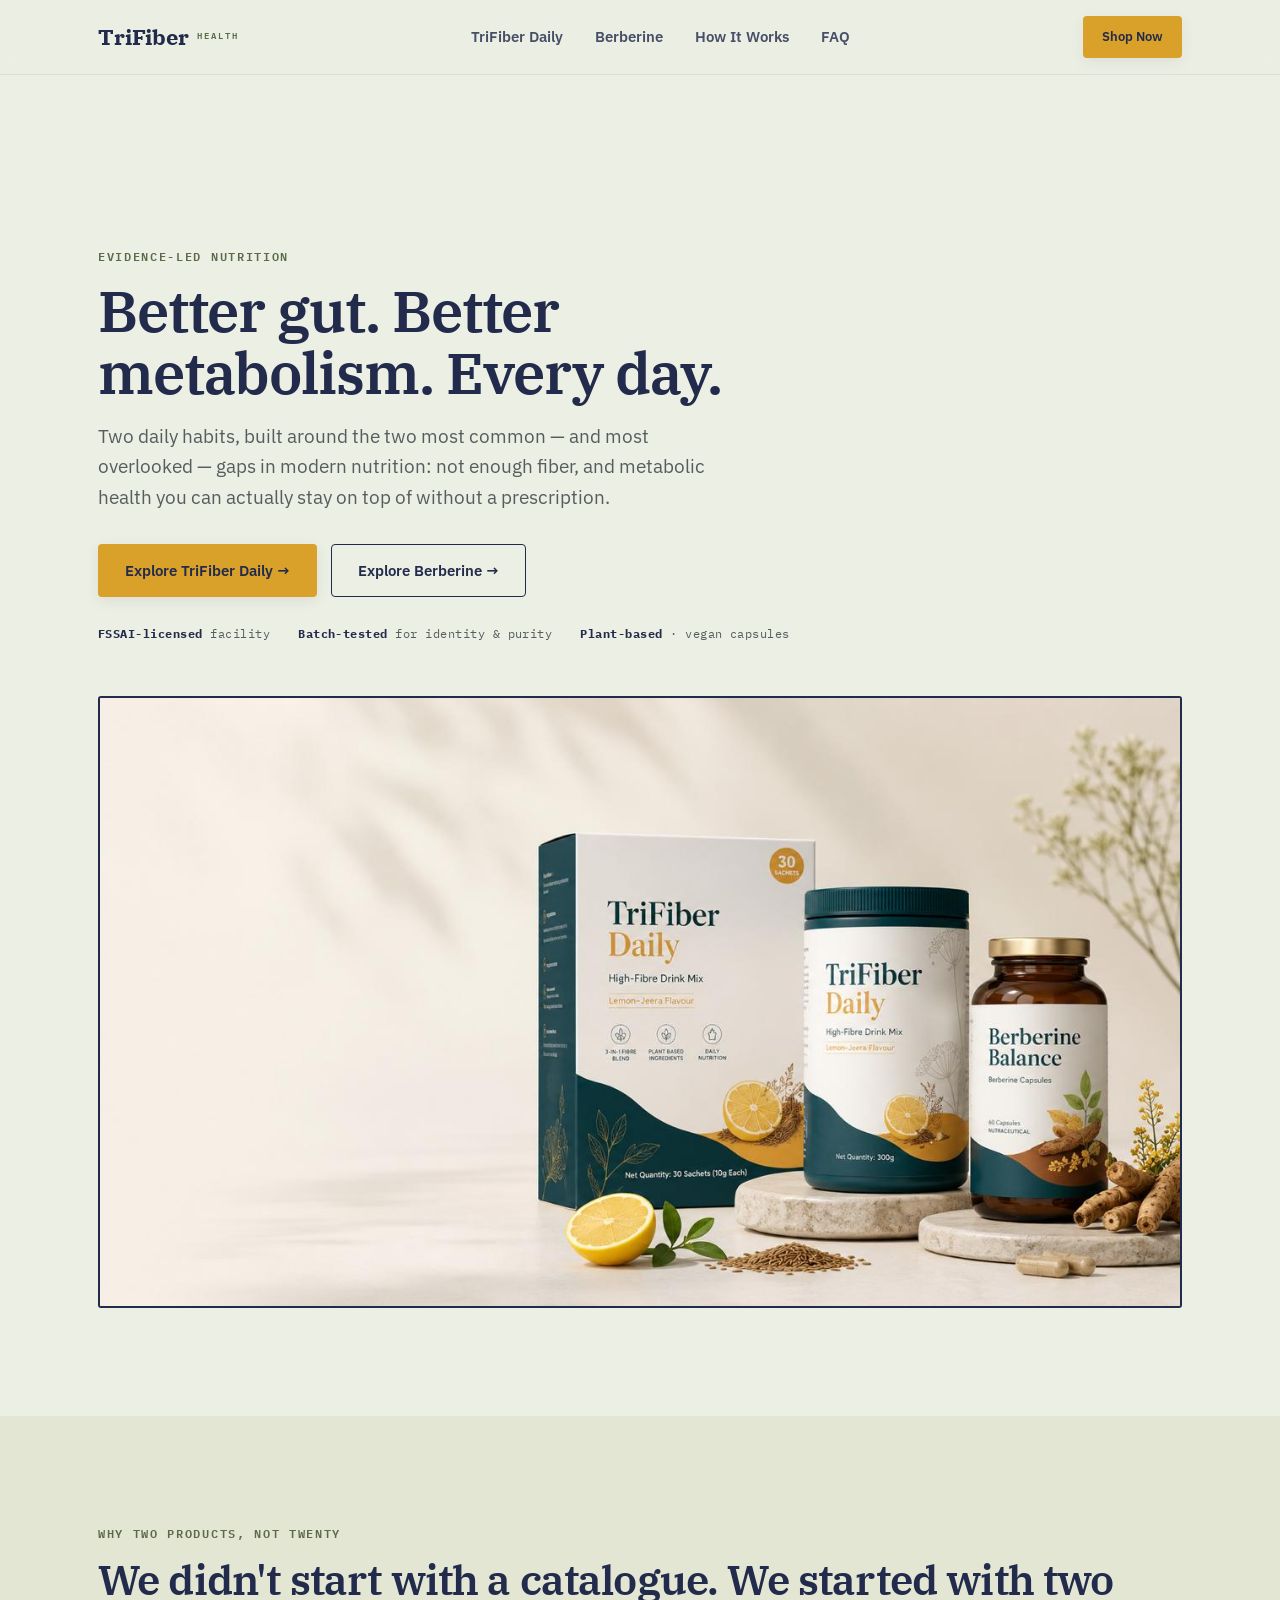
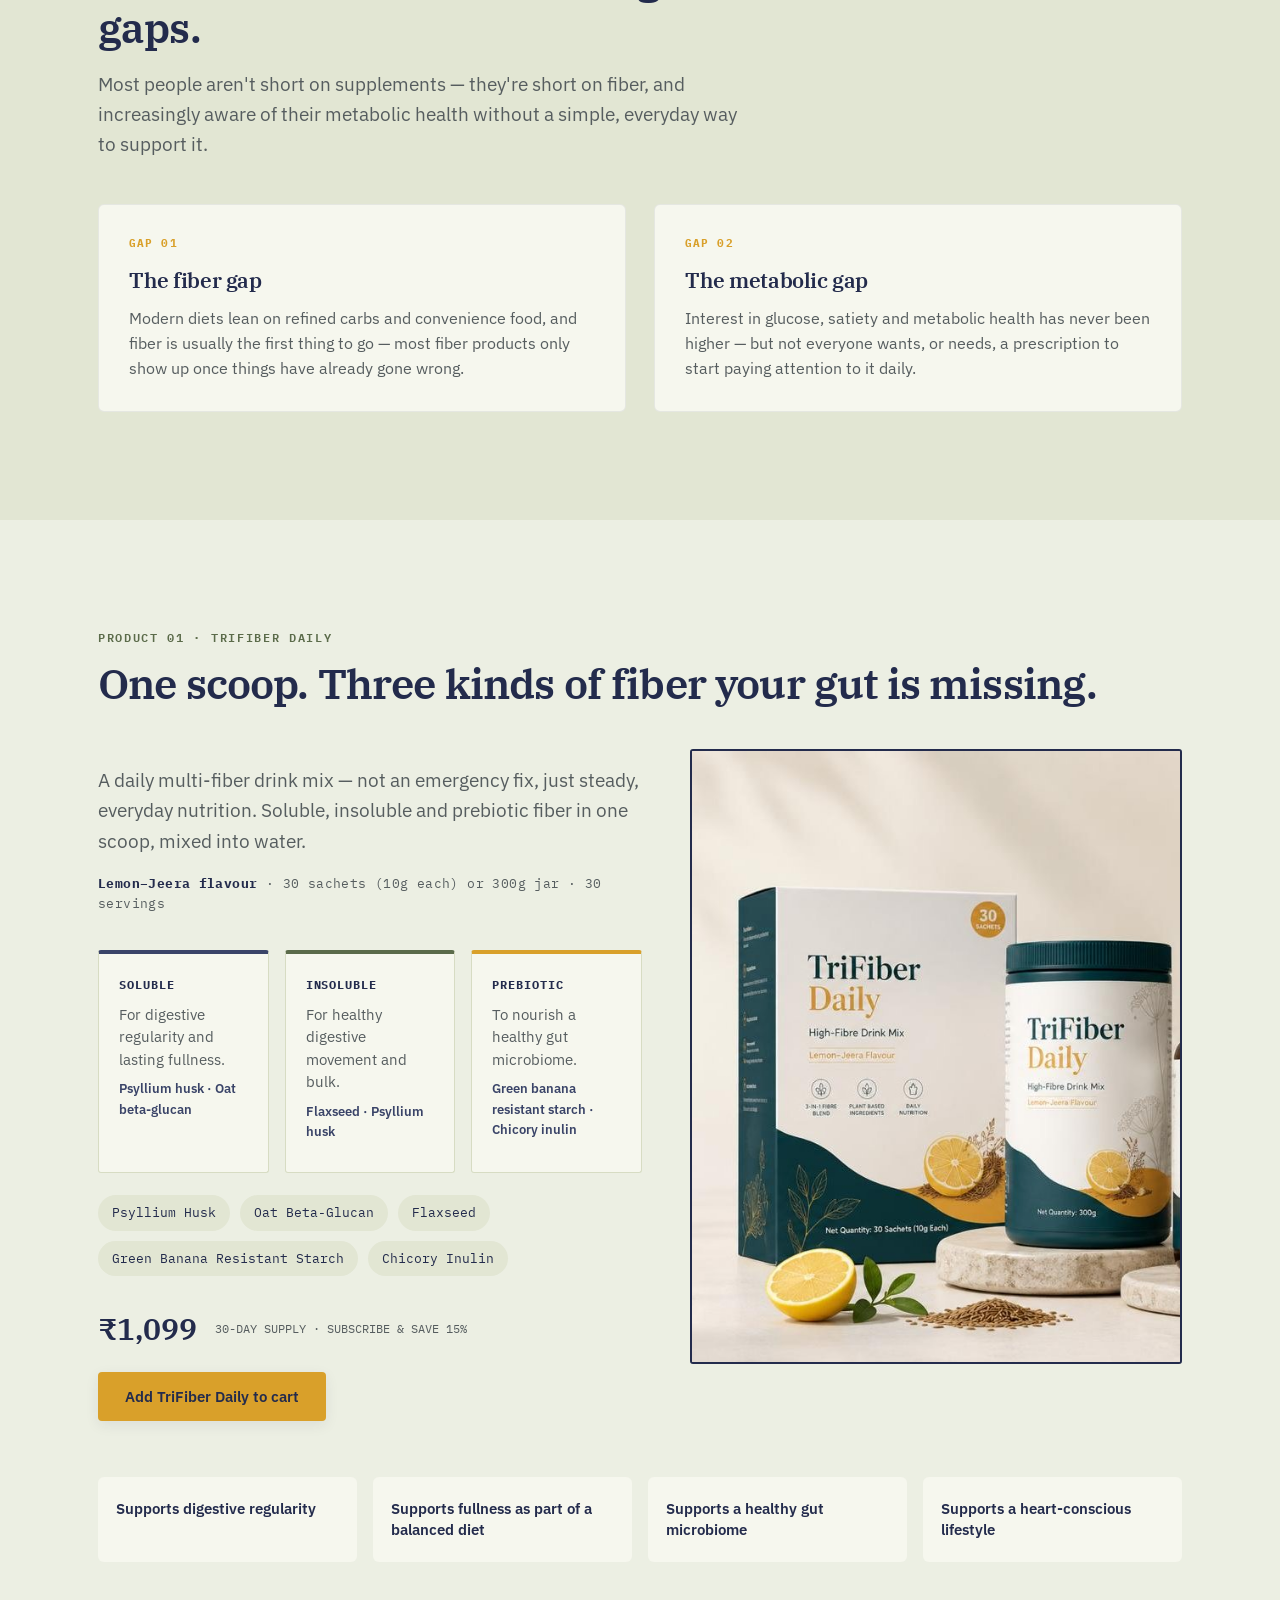
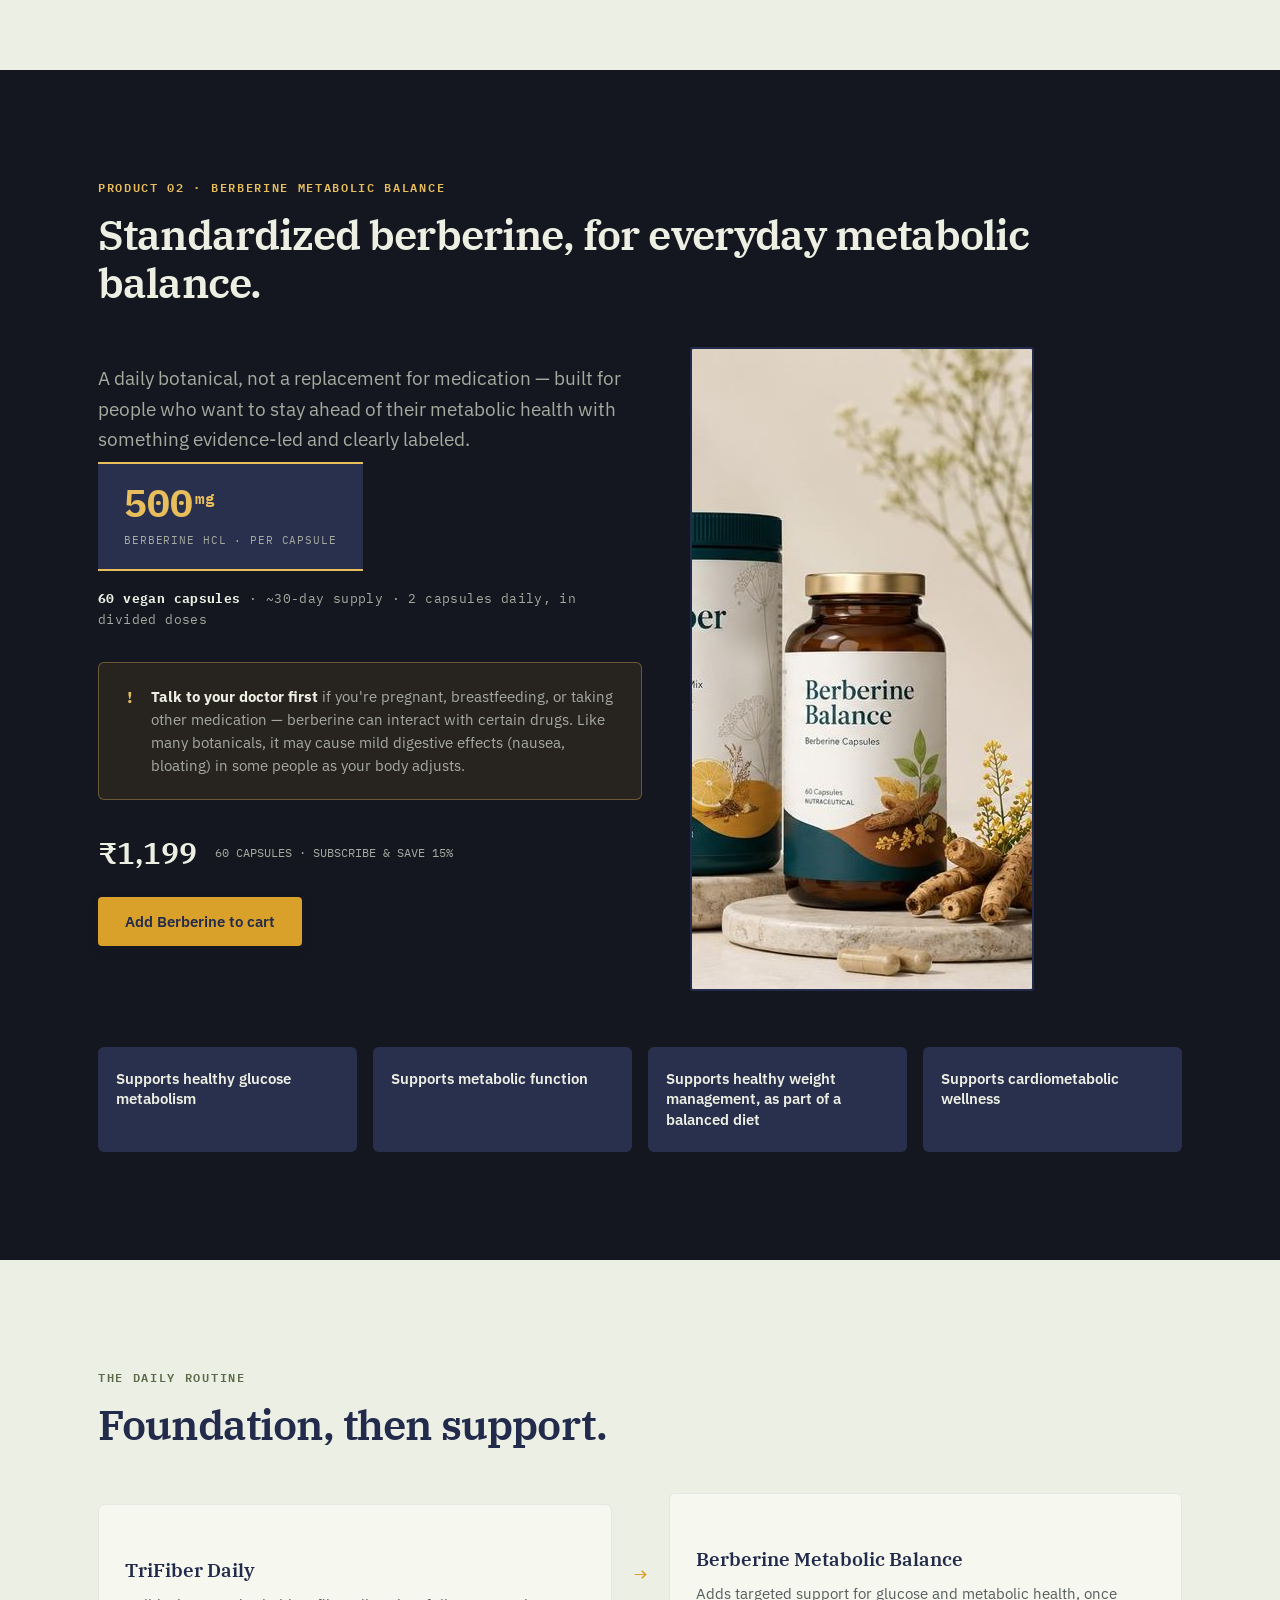
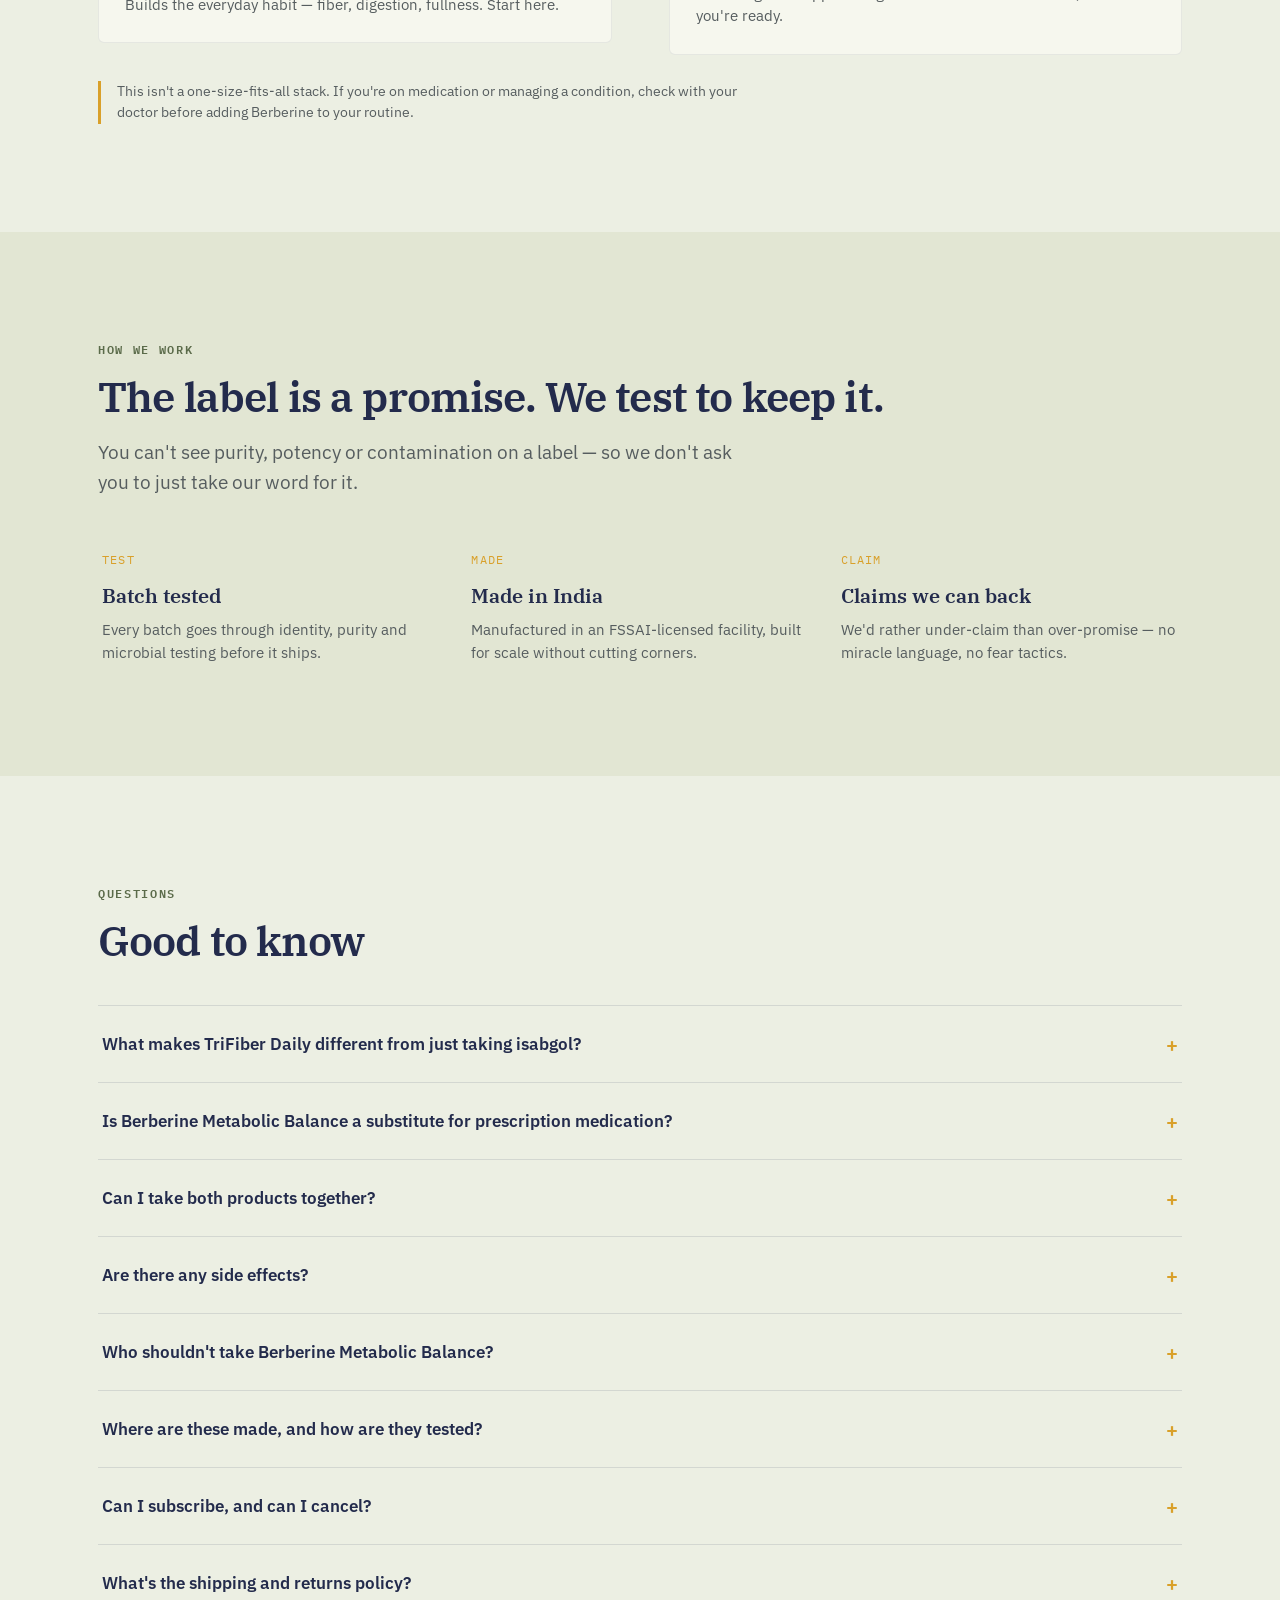
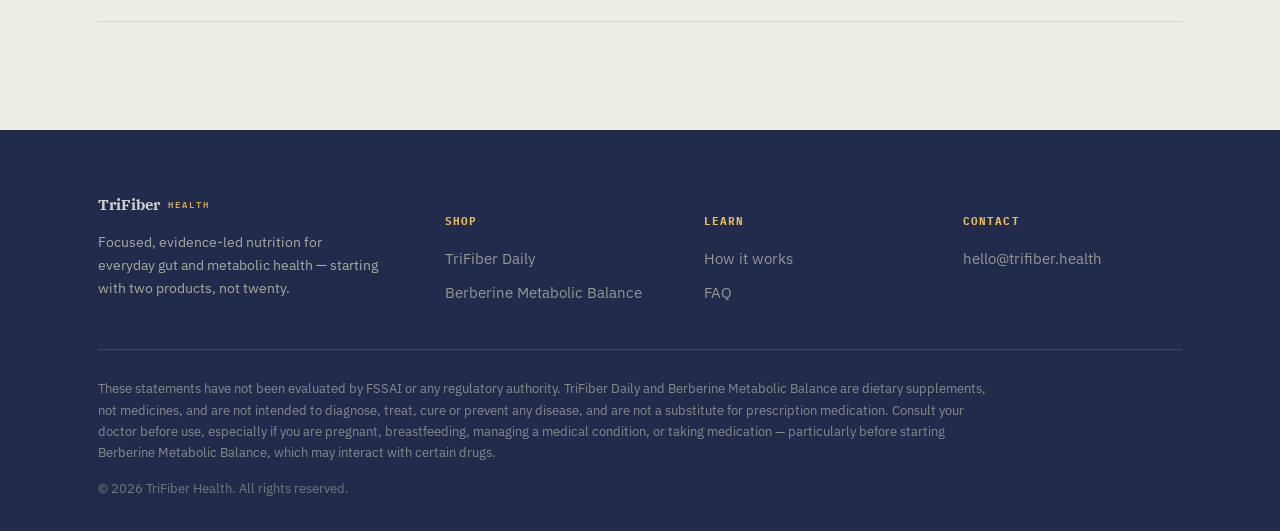
<file: trifiber-health (V_1).html>
<!DOCTYPE html>
<html lang="en">
<head>
<meta charset="UTF-8">
<meta name="viewport" content="width=device-width, initial-scale=1.0">
<title>TriFiber Health — Better Gut. Better Metabolism. Every Day.</title>
<meta name="description" content="TriFiber Daily: a 3-in-1 fiber drink mix. Berberine Metabolic Balance: standardized botanical support. Evidence-led everyday nutrition for gut and metabolic health.">
<meta name="theme-color" content="#232B4C">
<link rel="preconnect" href="https://fonts.googleapis.com">
<link rel="preconnect" href="https://fonts.gstatic.com" crossorigin>
<link href="https://fonts.googleapis.com/css2?family=IBM+Plex+Serif:wght@400;500;600;700&family=IBM+Plex+Sans:wght@400;500;600;700&family=IBM+Plex+Mono:wght@400;500;600;700&display=swap" rel="stylesheet">
<style>
  :root{
    --off-white:#ECEFE3;
    --stone:#E2E6D3;
    --stone-deep:#D7DCC3;
    --teal-deep:#232B4C;
    --teal-mid:#3A4468;
    --teal-line:#4A5580;
    --green:#5B6B4A;
    --green-soft:#7C8A68;
    --gold:#D9A02A;
    --gold-soft:#E8BE5C;
    --slate-dark:#14171F;
    --slate-panel:#28304E;
    --ink:#14161A;
    --ink-muted:#565D5F;
    --parchment:#EDEFE3;
    --parchment-muted:#A6ABA0;
    --white:#FFFFFF;
    --card:#F6F7EE;
    --radius-lg:10px;
    --radius-md:6px;
    --radius-sm:3px;
    --shadow-soft:0 14px 40px rgba(35,43,76,0.10);
    --shadow-tight:0 4px 14px rgba(35,43,76,0.08);
    --font-serif:'IBM Plex Serif',Georgia,'Iowan Old Style','Times New Roman',serif;
    --font-sans:'IBM Plex Sans',-apple-system,BlinkMacSystemFont,'Segoe UI',Roboto,Helvetica,Arial,sans-serif;
    --font-mono:'IBM Plex Mono',ui-monospace,'SF Mono','Cascadia Code','Roboto Mono',Consolas,monospace;
    --maxw:1180px;
  }
  *,*::before,*::after{box-sizing:border-box;}
  html{scroll-behavior:smooth;scroll-padding-top:84px;}
  body{
    margin:0;background:var(--off-white);color:var(--ink);
    font-family:var(--font-sans);line-height:1.55;font-size:16px;
    -webkit-font-smoothing:antialiased;
  }
  img{max-width:100%;display:block;}
  a{color:inherit;text-decoration:none;}
  h1,h2,h3{font-family:var(--font-serif);font-weight:600;margin:0;color:var(--teal-deep);letter-spacing:-0.02em;}
  p{margin:0;}
  .skip-link{position:absolute;left:-999px;top:0;background:var(--gold);color:var(--teal-deep);padding:10px 16px;z-index:200;border-radius:0 0 8px 0;}
  .skip-link:focus{left:0;}
  :focus-visible{outline:2.5px solid var(--gold);outline-offset:3px;}

  .container{max-width:var(--maxw);margin:0 auto;padding-inline:clamp(20px,5vw,48px);}
  .section{padding-block:clamp(56px,9vw,108px);}
  .section--stone{background:var(--stone);}
  .section--dark{background:var(--slate-dark);color:var(--parchment);}
  .section--dark h2, .section--dark h3{color:var(--parchment);}
  .section--teal{background:var(--teal-deep);color:var(--parchment);}
  .section--teal h2, .section--teal h3{color:var(--parchment);}

  .eyebrow{
    font-family:var(--font-mono);font-size:12px;letter-spacing:0.14em;text-transform:uppercase;
    color:var(--green);font-weight:600;margin:0 0 14px;
  }
  .section--dark .eyebrow, .section--teal .eyebrow{color:var(--gold-soft);}
  .eyebrow--gold{color:var(--gold);}

  h2{font-size:clamp(28px,3.6vw,42px);line-height:1.15;}
  .lede{font-size:clamp(16px,1.7vw,19px);color:var(--ink-muted);max-width:640px;margin-top:16px;line-height:1.6;}
  .section--dark .lede, .section--teal .lede{color:var(--parchment-muted);}

  .btn{
    display:inline-flex;align-items:center;gap:8px;font-family:var(--font-sans);font-weight:600;font-size:15px;
    padding:14px 26px;border-radius:4px;border:1.5px solid transparent;cursor:pointer;transition:transform .18s ease,box-shadow .18s ease,background .18s ease;
  }
  .btn:hover{transform:translateY(-2px);}
  .btn--primary{background:var(--gold);color:var(--teal-deep);box-shadow:var(--shadow-tight);}
  .btn--primary:hover{box-shadow:0 10px 26px rgba(217,160,42,0.35);}
  .btn--ghost{background:transparent;border-color:var(--teal-deep);color:var(--teal-deep);}
  .section--dark .btn--ghost, .section--teal .btn--ghost{border-color:var(--parchment-muted);color:var(--parchment);}
  .btn--ghost:hover{background:rgba(35,43,76,0.06);}
  .section--dark .btn--ghost:hover, .section--teal .btn--ghost:hover{background:rgba(237,239,227,0.08);}
  .btn--sm{padding:10px 18px;font-size:13px;}
  .btn[disabled]{opacity:.7;cursor:default;transform:none;}

  /* NAV */
  .nav{position:sticky;top:0;z-index:100;background:rgba(236,239,227,0.9);backdrop-filter:blur(10px);
    border-bottom:1px solid rgba(35,43,76,0.08);transition:box-shadow .25s ease;}
  .nav.is-scrolled{box-shadow:0 6px 24px rgba(35,43,76,0.08);}
  .nav__inner{display:flex;align-items:center;justify-content:space-between;padding-block:16px;}
  .wordmark{display:flex;align-items:center;gap:8px;font-family:var(--font-serif);font-size:22px;color:var(--teal-deep);font-weight:700;}
  .wordmark span{font-family:var(--font-mono);font-size:9px;letter-spacing:0.22em;color:var(--green);display:block;margin-top:-2px;font-weight:600;}
  .nav__links{display:flex;gap:32px;font-size:14.5px;font-weight:600;}
  .nav__links a{color:var(--teal-deep);opacity:0.82;transition:opacity .15s;}
  .nav__links a:hover{opacity:1;}
  .nav__right{display:flex;align-items:center;gap:14px;}
  .nav__toggle{display:none;flex-direction:column;gap:5px;background:none;border:none;cursor:pointer;padding:6px;}
  .nav__toggle span{width:22px;height:2px;background:var(--teal-deep);border-radius:2px;transition:transform .2s,opacity .2s;}
  .mobile-menu{display:none;flex-direction:column;gap:2px;padding:8px 0 18px;border-top:1px solid rgba(35,43,76,0.08);}
  .mobile-menu a{padding:12px 4px;font-weight:600;color:var(--teal-deep);border-bottom:1px solid rgba(35,43,76,0.06);}
  .mobile-menu.is-open{display:flex;}
  @media (max-width:840px){
    .nav__links{display:none;}
    .nav__right .btn--primary{display:none;}
    .nav__toggle{display:flex;}
  }

  /* HERO */
  .hero__grid{padding-top:clamp(40px,6vw,64px);}
  .hero__text{max-width:780px;}
  .hero__text h1{font-size:clamp(34px,5.4vw,58px);line-height:1.08;margin-top:14px;}
  .hero__ctas{display:flex;gap:14px;flex-wrap:wrap;margin-top:32px;}
  .hero__image-wrap{margin-top:52px;border-radius:var(--radius-sm);overflow:hidden;border:2px solid var(--teal-deep);}
  .hero__image-wrap img{width:100%;height:auto;}
  .trust-row{display:flex;flex-wrap:wrap;gap:10px 28px;margin-top:28px;font-family:var(--font-mono);font-size:12px;letter-spacing:0.04em;color:var(--ink-muted);}
  .trust-row b{color:var(--teal-deep);}

  /* GAPS */
  .gaps__grid{display:grid;grid-template-columns:1fr 1fr;gap:28px;margin-top:44px;}
  .gap-card{background:var(--card);border:1px solid rgba(35,43,76,0.08);border-radius:var(--radius-md);padding:30px;}
  .gap-card h3{font-size:21px;margin-bottom:10px;}
  .gap-card p{color:var(--ink-muted);}
  .gap-card .tag{font-family:var(--font-mono);font-size:11px;letter-spacing:0.1em;color:var(--gold);text-transform:uppercase;font-weight:700;display:block;margin-bottom:12px;}
  @media (max-width:720px){.gaps__grid{grid-template-columns:1fr;}}

  /* PRODUCT SECTIONS SHARED */
  .product-head{display:flex;justify-content:space-between;align-items:flex-end;gap:24px;flex-wrap:wrap;}
  .spec-line{font-family:var(--font-mono);font-size:13px;letter-spacing:0.03em;margin-top:18px;color:var(--ink-muted);}
  .section--dark .spec-line{color:var(--parchment-muted);}
  .spec-line b{color:var(--teal-deep);}
  .section--dark .spec-line b{color:var(--parchment);}

  .product-layout{display:grid;grid-template-columns:1.05fr 0.95fr;gap:48px;align-items:start;margin-top:40px;}
  .product-layout img{border-radius:var(--radius-sm);border:2px solid var(--teal-deep);}
  @media (max-width:900px){.product-layout{grid-template-columns:1fr;}}

  .fiber-types{display:grid;grid-template-columns:repeat(3,1fr);gap:16px;margin-top:36px;}
  .fiber-card{background:var(--card);border:1px solid var(--stone-deep);border-radius:var(--radius-sm);padding:22px 20px;border-top:4px solid var(--teal-mid);}
  .fiber-card:nth-child(2){border-top-color:var(--green);}
  .fiber-card:nth-child(3){border-top-color:var(--gold);}
  .fiber-card h4{font-family:var(--font-mono);font-size:11.5px;letter-spacing:0.08em;text-transform:uppercase;color:var(--teal-deep);margin:0 0 10px;font-weight:700;}
  .fiber-card p{font-size:14.5px;color:var(--ink-muted);margin-bottom:8px;}
  .fiber-card .src{font-size:13px;font-weight:600;color:var(--teal-mid);}
  @media (max-width:720px){.fiber-types{grid-template-columns:1fr;}}

  .benefits-grid{display:grid;grid-template-columns:repeat(4,1fr);gap:16px;margin-top:36px;}
  .benefit{background:var(--card);border-radius:var(--radius-md);padding:22px 18px;}
  .section--dark .benefit{background:var(--slate-panel);}
  .benefit .ico{width:34px;height:34px;margin-bottom:14px;}
  .benefit p{font-size:14.5px;font-weight:600;line-height:1.4;color:var(--teal-deep);}
  .section--dark .benefit p{color:var(--parchment);}
  @media (max-width:900px){.benefits-grid{grid-template-columns:1fr 1fr;}}
  @media (max-width:520px){.benefits-grid{grid-template-columns:1fr;}}

  .ingredient-strip{display:flex;flex-wrap:wrap;gap:10px;margin-top:22px;}
  .ingredient-chip{font-family:var(--font-mono);font-size:12.5px;background:var(--stone);color:var(--teal-deep);padding:8px 14px;border-radius:100px;}
  .section--dark .ingredient-chip{background:var(--slate-panel);color:var(--parchment);}

  .spec-badge{
    display:inline-flex;flex-direction:column;align-items:flex-start;gap:2px;
    background:var(--slate-panel);border-top:2px solid var(--gold-soft);border-bottom:2px solid var(--gold-soft);
    border-radius:0;padding:20px 26px;margin-top:8px;
  }
  .spec-badge .num{font-family:var(--font-mono);font-size:38px;color:var(--gold-soft);font-weight:700;line-height:1;}
  .spec-badge .num sup{font-size:16px;margin-left:2px;}
  .spec-badge .label{font-family:var(--font-mono);font-size:11px;letter-spacing:0.08em;text-transform:uppercase;color:var(--parchment-muted);margin-top:8px;}

  .safety-box{
    margin-top:32px;background:rgba(217,160,42,0.1);border:1px solid rgba(232,190,92,0.35);
    border-radius:var(--radius-md);padding:22px 26px;display:flex;gap:16px;
  }
  .safety-box .mark{font-family:var(--font-mono);font-weight:700;color:var(--gold-soft);flex-shrink:0;}
  .safety-box p{font-size:14.5px;color:var(--parchment-muted);line-height:1.6;}
  .safety-box b{color:var(--parchment);}

  .price-row{display:flex;align-items:center;gap:18px;margin-top:30px;flex-wrap:wrap;}
  .price{font-family:var(--font-serif);font-size:30px;font-weight:600;color:var(--teal-deep);}
  .section--dark .price{color:var(--parchment);}
  .price-sub{font-family:var(--font-mono);font-size:12px;color:var(--ink-muted);}
  .section--dark .price-sub{color:var(--parchment-muted);}

  /* HOW TOGETHER */
  .together-flow{display:flex;align-items:center;gap:22px;margin-top:44px;flex-wrap:wrap;}
  .together-card{flex:1;min-width:240px;background:var(--card);border-radius:var(--radius-md);padding:26px;border:1px solid rgba(35,43,76,0.08);}
  .together-card h4{font-size:19px;color:var(--teal-deep);margin-bottom:8px;font-family:var(--font-serif);font-weight:600;}
  .together-card p{font-size:14.5px;color:var(--ink-muted);}
  .together-arrow{font-family:var(--font-mono);font-size:22px;color:var(--gold);flex-shrink:0;}
  @media (max-width:760px){.together-flow{flex-direction:column;}.together-arrow{transform:rotate(90deg);}}
  .note{margin-top:26px;font-size:14px;color:var(--ink-muted);border-left:3px solid var(--gold);padding-left:16px;max-width:680px;}

  /* QUALITY */
  .quality-grid{display:grid;grid-template-columns:repeat(3,1fr);gap:24px;margin-top:44px;}
  .quality-card{padding:4px;}
  .quality-card .n{font-family:var(--font-mono);font-size:12px;color:var(--gold);letter-spacing:0.1em;}
  .quality-card h4{font-family:var(--font-serif);font-size:20px;margin:10px 0 8px;color:var(--teal-deep);font-weight:600;}
  .quality-card p{font-size:14.5px;color:var(--ink-muted);}
  @media (max-width:760px){.quality-grid{grid-template-columns:1fr;}}

  /* FAQ */
  .accordion{margin-top:40px;border-top:1px solid rgba(35,43,76,0.12);}
  .faq-item{border-bottom:1px solid rgba(35,43,76,0.12);}
  .faq-item button{
    width:100%;display:flex;justify-content:space-between;align-items:center;gap:20px;
    background:none;border:none;text-align:left;cursor:pointer;padding:22px 4px;font-family:var(--font-sans);
    font-size:16.5px;font-weight:600;color:var(--teal-deep);
  }
  .faq-item .plus{font-family:var(--font-mono);font-size:20px;color:var(--gold);transition:transform .25s ease;flex-shrink:0;}
  .faq-item[data-open="true"] .plus{transform:rotate(45deg);}
  .faq-panel-wrap{display:grid;grid-template-rows:0fr;transition:grid-template-rows .3s ease;}
  .faq-item[data-open="true"] .faq-panel-wrap{grid-template-rows:1fr;}
  .faq-panel{overflow:hidden;}
  .faq-panel p{padding:0 4px 24px;color:var(--ink-muted);font-size:15px;max-width:760px;line-height:1.65;}

  /* FOOTER */
  .footer{background:var(--teal-deep);color:var(--parchment-muted);padding-block:64px 32px;}
  .footer__top{display:grid;grid-template-columns:1.4fr 1fr 1fr 1fr;gap:40px;padding-bottom:44px;border-bottom:1px solid rgba(237,239,227,0.14);}
  .footer__brand .wordmark{color:var(--parchment);}
  .footer__brand p{margin-top:14px;font-size:14px;line-height:1.65;max-width:280px;}
  .footer h5{font-family:var(--font-mono);font-size:11px;letter-spacing:0.1em;text-transform:uppercase;color:var(--gold-soft);margin-bottom:16px;}
  .footer ul{list-style:none;padding:0;margin:0;display:flex;flex-direction:column;gap:10px;}
  .footer a{font-size:14.5px;opacity:0.85;}
  .footer a:hover{opacity:1;text-decoration:underline;}
  .footer__bottom{padding-top:28px;font-size:12.5px;display:flex;flex-direction:column;gap:16px;}
  .footer__disclaimer{max-width:900px;line-height:1.7;opacity:0.75;}
  .footer__copy{opacity:0.6;}
  @media (max-width:820px){.footer__top{grid-template-columns:1fr 1fr;}}
  @media (max-width:520px){.footer__top{grid-template-columns:1fr;}}

  [data-reveal]{opacity:0;transform:translateY(18px);transition:opacity .6s ease,transform .6s ease;}
  [data-reveal].is-visible{opacity:1;transform:translateY(0);}
  @media (prefers-reduced-motion:reduce){
    [data-reveal]{opacity:1;transform:none;transition:none;}
    html{scroll-behavior:auto;}
  }
</style>
</head>
<body>
<a class="skip-link" href="#main">Skip to content</a>

<header class="nav" id="nav">
  <div class="container nav__inner">
    <a class="wordmark" href="#top">TriFiber<span>HEALTH</span></a>
    <nav class="nav__links" aria-label="Primary">
      <a href="#trifiber-daily">TriFiber Daily</a>
      <a href="#berberine">Berberine</a>
      <a href="#how-together">How It Works</a>
      <a href="#faq">FAQ</a>
    </nav>
    <div class="nav__right">
      <a class="btn btn--primary btn--sm" href="#trifiber-daily">Shop Now</a>
      <button class="nav__toggle" id="navToggle" aria-expanded="false" aria-controls="mobileMenu" aria-label="Open menu">
        <span></span><span></span><span></span>
      </button>
    </div>
  </div>
  <div class="container mobile-menu" id="mobileMenu">
    <a href="#trifiber-daily">TriFiber Daily</a>
    <a href="#berberine">Berberine</a>
    <a href="#how-together">How It Works</a>
    <a href="#faq">FAQ</a>
    <a href="#trifiber-daily" style="border-bottom:none;">Shop Now →</a>
  </div>
</header>

<main id="main">
  <section class="section hero-section" id="top">
    <div class="container hero__grid">
      <div class="hero__text">
        <p class="eyebrow">Evidence-led nutrition</p>
        <h1>Better gut. Better metabolism. Every day.</h1>
        <p class="lede">Two daily habits, built around the two most common — and most overlooked — gaps in modern nutrition: not enough fiber, and metabolic health you can actually stay on top of without a prescription.</p>
        <div class="hero__ctas">
          <a class="btn btn--primary" href="#trifiber-daily">Explore TriFiber Daily →</a>
          <a class="btn btn--ghost" href="#berberine">Explore Berberine →</a>
        </div>
        <div class="trust-row">
          <span><b>FSSAI-licensed</b> facility</span>
          <span><b>Batch-tested</b> for identity &amp; purity</span>
          <span><b>Plant-based</b> · vegan capsules</span>
        </div>
      </div>
      <div class="hero__image-wrap" data-reveal>
        <img src="[data-uri]" alt="TriFiber Health box and jar with lemon and cumin seeds, arranged with a Berberine Metabolic Balance capsule bottle.">
      </div>
    </div>
  </section>

  <section class="section section--stone gaps-section">
    <div class="container">
      <p class="eyebrow">Why two products, not twenty</p>
      <h2>We didn't start with a catalogue. We started with two gaps.</h2>
      <p class="lede">Most people aren't short on supplements — they're short on fiber, and increasingly aware of their metabolic health without a simple, everyday way to support it.</p>
      <div class="gaps__grid">
        <div class="gap-card" data-reveal>
          <span class="tag">Gap 01</span>
          <h3>The fiber gap</h3>
          <p>Modern diets lean on refined carbs and convenience food, and fiber is usually the first thing to go — most fiber products only show up once things have already gone wrong.</p>
        </div>
        <div class="gap-card" data-reveal>
          <span class="tag">Gap 02</span>
          <h3>The metabolic gap</h3>
          <p>Interest in glucose, satiety and metabolic health has never been higher — but not everyone wants, or needs, a prescription to start paying attention to it daily.</p>
        </div>
      </div>
    </div>
  </section>

  <!-- TRIFIBER DAILY -->
  <section class="section" id="trifiber-daily">
    <div class="container">
      <div class="product-head">
        <div>
          <p class="eyebrow">Product 01 · TriFiber Daily</p>
          <h2>One scoop. Three kinds of fiber your gut is missing.</h2>
        </div>
      </div>
      <div class="product-layout">
        <div>
          <p class="lede">A daily multi-fiber drink mix — not an emergency fix, just steady, everyday nutrition. Soluble, insoluble and prebiotic fiber in one scoop, mixed into water.</p>
          <p class="spec-line"><b>Lemon–Jeera flavour</b> · 30 sachets (10g each) or 300g jar · 30 servings</p>

          <div class="fiber-types">
            <div class="fiber-card" data-reveal>
              <h4>Soluble</h4>
              <p>For digestive regularity and lasting fullness.</p>
              <p class="src">Psyllium husk · Oat beta-glucan</p>
            </div>
            <div class="fiber-card" data-reveal>
              <h4>Insoluble</h4>
              <p>For healthy digestive movement and bulk.</p>
              <p class="src">Flaxseed · Psyllium husk</p>
            </div>
            <div class="fiber-card" data-reveal>
              <h4>Prebiotic</h4>
              <p>To nourish a healthy gut microbiome.</p>
              <p class="src">Green banana resistant starch · Chicory inulin</p>
            </div>
          </div>

          <div class="ingredient-strip">
            <span class="ingredient-chip">Psyllium Husk</span>
            <span class="ingredient-chip">Oat Beta-Glucan</span>
            <span class="ingredient-chip">Flaxseed</span>
            <span class="ingredient-chip">Green Banana Resistant Starch</span>
            <span class="ingredient-chip">Chicory Inulin</span>
          </div>

          <div class="price-row">
            <span class="price">₹1,099</span>
            <span class="price-sub">30-DAY SUPPLY · SUBSCRIBE &amp; SAVE 15%</span>
          </div>
          <div class="hero__ctas" style="margin-top:20px;">
            <button class="btn btn--primary js-cart" data-label="Add TriFiber Daily to cart">Add TriFiber Daily to cart</button>
          </div>
        </div>
        <img src="[data-uri]" alt="TriFiber Daily box and jar with lemon and cumin seeds." data-reveal>
      </div>

      <div class="benefits-grid" style="margin-top:56px;">
        <div class="benefit" data-reveal><p>Supports digestive regularity</p></div>
        <div class="benefit" data-reveal><p>Supports fullness as part of a balanced diet</p></div>
        <div class="benefit" data-reveal><p>Supports a healthy gut microbiome</p></div>
        <div class="benefit" data-reveal><p>Supports a heart-conscious lifestyle</p></div>
      </div>
    </div>
  </section>

  <!-- BERBERINE -->
  <section class="section section--dark" id="berberine">
    <div class="container">
      <div class="product-head">
        <div>
          <p class="eyebrow">Product 02 · Berberine Metabolic Balance</p>
          <h2>Standardized berberine, for everyday metabolic balance.</h2>
        </div>
      </div>
      <div class="product-layout">
        <div>
          <p class="lede">A daily botanical, not a replacement for medication — built for people who want to stay ahead of their metabolic health with something evidence-led and clearly labeled.</p>

          <div class="spec-badge">
            <span class="num">500<sup>mg</sup></span>
            <span class="label">Berberine HCl · per capsule</span>
          </div>
          <p class="spec-line" style="margin-top:18px;"><b>60 vegan capsules</b> · ~30-day supply · 2 capsules daily, in divided doses</p>

          <div class="safety-box" data-reveal>
            <span class="mark">!</span>
            <p><b>Talk to your doctor first</b> if you're pregnant, breastfeeding, or taking other medication — berberine can interact with certain drugs. Like many botanicals, it may cause mild digestive effects (nausea, bloating) in some people as your body adjusts.</p>
          </div>

          <div class="price-row">
            <span class="price">₹1,199</span>
            <span class="price-sub">60 CAPSULES · SUBSCRIBE &amp; SAVE 15%</span>
          </div>
          <div class="hero__ctas" style="margin-top:20px;">
            <button class="btn btn--primary js-cart" data-label="Add Berberine to cart">Add Berberine to cart</button>
          </div>
        </div>
        <img src="[data-uri]" alt="Berberine Metabolic Balance capsule bottle with roots and yellow botanicals." data-reveal>
      </div>

      <div class="benefits-grid" style="margin-top:56px;">
        <div class="benefit" data-reveal><p>Supports healthy glucose metabolism</p></div>
        <div class="benefit" data-reveal><p>Supports metabolic function</p></div>
        <div class="benefit" data-reveal><p>Supports healthy weight management, as part of a balanced diet</p></div>
        <div class="benefit" data-reveal><p>Supports cardiometabolic wellness</p></div>
      </div>
    </div>
  </section>

  <section class="section how-section" id="how-together">
    <div class="container">
      <p class="eyebrow">The daily routine</p>
      <h2>Foundation, then support.</h2>
      <div class="together-flow">
        <div class="together-card" data-reveal>
          <h4>TriFiber Daily</h4>
          <p>Builds the everyday habit — fiber, digestion, fullness. Start here.</p>
        </div>
        <span class="together-arrow">→</span>
        <div class="together-card" data-reveal>
          <h4>Berberine Metabolic Balance</h4>
          <p>Adds targeted support for glucose and metabolic health, once you're ready.</p>
        </div>
      </div>
      <p class="note">This isn't a one-size-fits-all stack. If you're on medication or managing a condition, check with your doctor before adding Berberine to your routine.</p>
    </div>
  </section>

  <section class="section section--stone quality-section">
    <div class="container">
      <p class="eyebrow">How we work</p>
      <h2>The label is a promise. We test to keep it.</h2>
      <p class="lede">You can't see purity, potency or contamination on a label — so we don't ask you to just take our word for it.</p>
      <div class="quality-grid">
        <div class="quality-card" data-reveal>
          <span class="n">TEST</span>
          <h4>Batch tested</h4>
          <p>Every batch goes through identity, purity and microbial testing before it ships.</p>
        </div>
        <div class="quality-card" data-reveal>
          <span class="n">MADE</span>
          <h4>Made in India</h4>
          <p>Manufactured in an FSSAI-licensed facility, built for scale without cutting corners.</p>
        </div>
        <div class="quality-card" data-reveal>
          <span class="n">CLAIM</span>
          <h4>Claims we can back</h4>
          <p>We'd rather under-claim than over-promise — no miracle language, no fear tactics.</p>
        </div>
      </div>
    </div>
  </section>

  <section class="section faq-section" id="faq">
    <div class="container faq__inner">
      <p class="eyebrow">Questions</p>
      <h2>Good to know</h2>
      <div class="accordion" id="accordion">

        <div class="faq-item" data-open="false">
          <button aria-expanded="false"><span>What makes TriFiber Daily different from just taking isabgol?</span><span class="plus">+</span></button>
          <div class="faq-panel-wrap"><div class="faq-panel"><p>Psyllium (isabgol) is a good soluble fiber source, but it's one type. TriFiber Daily combines it with oat beta-glucan, flaxseed, green banana resistant starch and chicory inulin — soluble, insoluble and prebiotic fiber in one scoop, instead of relying on just one type.</p></div></div>
        </div>

        <div class="faq-item" data-open="false">
          <button aria-expanded="false"><span>Is Berberine Metabolic Balance a substitute for prescription medication?</span><span class="plus">+</span></button>
          <div class="faq-panel-wrap"><div class="faq-panel"><p>No. It's a daily botanical supplement, not a medication, and it isn't intended to diagnose, treat, cure or replace any prescribed treatment. If you're managing diabetes or another metabolic condition, or taking medication, talk to your doctor before starting.</p></div></div>
        </div>

        <div class="faq-item" data-open="false">
          <button aria-expanded="false"><span>Can I take both products together?</span><span class="plus">+</span></button>
          <div class="faq-panel-wrap"><div class="faq-panel"><p>Many people do — TriFiber Daily as the everyday foundation, Berberine added once that's a habit. It isn't a required stack, and if you're on medication or managing a health condition, check with your doctor before adding Berberine.</p></div></div>
        </div>

        <div class="faq-item" data-open="false">
          <button aria-expanded="false"><span>Are there any side effects?</span><span class="plus">+</span></button>
          <div class="faq-panel-wrap"><div class="faq-panel"><p>With TriFiber Daily, start with one scoop and plenty of water — like any increase in fiber, give your gut a few days to adjust. Berberine can cause mild digestive effects in some people (nausea, bloating, diarrhea or constipation) and may interact with certain medications, so check with your doctor first if that applies to you.</p></div></div>
        </div>

        <div class="faq-item" data-open="false">
          <button aria-expanded="false"><span>Who shouldn't take Berberine Metabolic Balance?</span><span class="plus">+</span></button>
          <div class="faq-panel-wrap"><div class="faq-panel"><p>If you're pregnant, breastfeeding, or taking medication (especially for blood sugar, blood pressure or blood thinning), talk to your doctor before starting. It isn't intended for use by anyone under 18.</p></div></div>
        </div>

        <div class="faq-item" data-open="false">
          <button aria-expanded="false"><span>Where are these made, and how are they tested?</span><span class="plus">+</span></button>
          <div class="faq-panel-wrap"><div class="faq-panel"><p>Both products are manufactured in an FSSAI-licensed facility in India. Every batch is tested for identity and purity before release.</p></div></div>
        </div>

        <div class="faq-item" data-open="false">
          <button aria-expanded="false"><span>Can I subscribe, and can I cancel?</span><span class="plus">+</span></button>
          <div class="faq-panel-wrap"><div class="faq-panel"><p>Yes — subscribe to either product for monthly delivery and save 15% versus one-time pricing. Cancel anytime from your account, no questions asked.</p></div></div>
        </div>

        <div class="faq-item" data-open="false">
          <button aria-expanded="false"><span>What's the shipping and returns policy?</span><span class="plus">+</span></button>
          <div class="faq-panel-wrap"><div class="faq-panel"><p>Free shipping across India on prepaid orders. Unopened products can be returned within 15 days of delivery for a full refund.</p></div></div>
        </div>

      </div>
    </div>
  </section>
</main>

<footer class="footer">
  <div class="container">
    <div class="footer__top">
      <div class="footer__brand">
        <a class="wordmark" href="#top">TriFiber<span style="color:var(--gold-soft);">HEALTH</span></a>
        <p>Focused, evidence-led nutrition for everyday gut and metabolic health — starting with two products, not twenty.</p>
      </div>
      <div>
        <h5>Shop</h5>
        <ul>
          <li><a href="#trifiber-daily">TriFiber Daily</a></li>
          <li><a href="#berberine">Berberine Metabolic Balance</a></li>
        </ul>
      </div>
      <div>
        <h5>Learn</h5>
        <ul>
          <li><a href="#how-together">How it works</a></li>
          <li><a href="#faq">FAQ</a></li>
        </ul>
      </div>
      <div>
        <h5>Contact</h5>
        <ul>
          <li><a href="mailto:hello@trifiber.health">hello@trifiber.health</a></li>
        </ul>
      </div>
    </div>
    <div class="footer__bottom">
      <p class="footer__disclaimer">These statements have not been evaluated by FSSAI or any regulatory authority. TriFiber Daily and Berberine Metabolic Balance are dietary supplements, not medicines, and are not intended to diagnose, treat, cure or prevent any disease, and are not a substitute for prescription medication. Consult your doctor before use, especially if you are pregnant, breastfeeding, managing a medical condition, or taking medication — particularly before starting Berberine Metabolic Balance, which may interact with certain drugs.</p>
      <p class="footer__copy">© 2026 TriFiber Health. All rights reserved.</p>
    </div>
  </div>
</footer>

<script>
(function(){
  var nav = document.getElementById('nav');
  var toggle = document.getElementById('navToggle');
  var menu = document.getElementById('mobileMenu');

  window.addEventListener('scroll', function(){
    nav.classList.toggle('is-scrolled', window.scrollY > 8);
  }, {passive:true});

  toggle.addEventListener('click', function(){
    var open = menu.classList.toggle('is-open');
    toggle.setAttribute('aria-expanded', open ? 'true' : 'false');
  });
  menu.querySelectorAll('a').forEach(function(a){
    a.addEventListener('click', function(){
      menu.classList.remove('is-open');
      toggle.setAttribute('aria-expanded','false');
    });
  });

  // FAQ accordion
  document.querySelectorAll('.faq-item button').forEach(function(btn){
    btn.addEventListener('click', function(){
      var item = btn.closest('.faq-item');
      var isOpen = item.getAttribute('data-open') === 'true';
      item.setAttribute('data-open', isOpen ? 'false' : 'true');
      btn.setAttribute('aria-expanded', isOpen ? 'false' : 'true');
    });
  });

  // Cart micro-interaction (demo only — no real checkout wired up)
  document.querySelectorAll('.js-cart').forEach(function(btn){
    btn.addEventListener('click', function(){
      var original = btn.getAttribute('data-label');
      btn.textContent = 'Added ✓';
      btn.disabled = true;
      setTimeout(function(){ btn.textContent = original; btn.disabled = false; }, 1800);
    });
  });

  // Scroll reveal
  var prefersReduced = window.matchMedia('(prefers-reduced-motion: reduce)').matches;
  if(!prefersReduced && 'IntersectionObserver' in window){
    var io = new IntersectionObserver(function(entries){
      entries.forEach(function(e){
        if(e.isIntersecting){ e.target.classList.add('is-visible'); io.unobserve(e.target); }
      });
    }, {threshold:0.15});
    document.querySelectorAll('[data-reveal]').forEach(function(el){ io.observe(el); });
  } else {
    document.querySelectorAll('[data-reveal]').forEach(function(el){ el.classList.add('is-visible'); });
  }
})();
</script>
</body>
</html>
</file>
